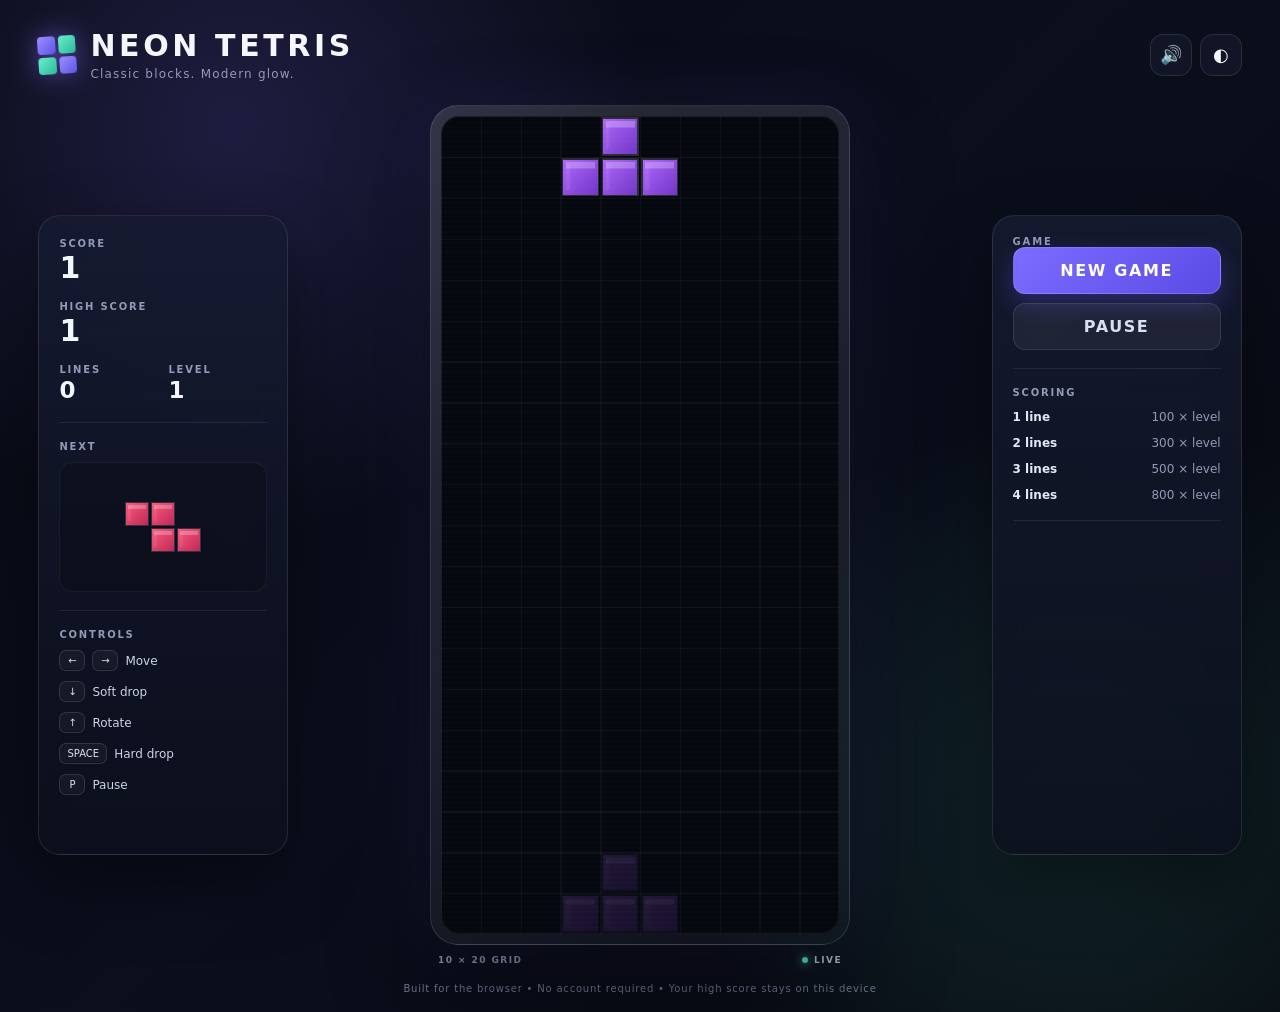
<file: index.html>
<!DOCTYPE html>
<html lang="en">
<head>
  <meta charset="UTF-8" />
  <meta name="viewport" content="width=device-width, initial-scale=1.0" />
  <meta name="theme-color" content="#090b16" />
  <meta name="description" content="A fast, modern browser Tetris game." />
  <title>Neon Tetris — Free Online Game</title>
  <link rel="stylesheet" href="styles.css" />
</head>
<body>
  <div class="page-shell">
    <header class="topbar">
      <div class="brand">
        <div class="brand-mark" aria-hidden="true"><span></span><span></span><span></span><span></span></div>
        <div>
          <h1>NEON TETRIS</h1>
          <p>Classic blocks. Modern glow.</p>
        </div>
      </div>
      <div class="top-actions">
        <button id="soundBtn" class="icon-btn" type="button" aria-label="Toggle sound">🔊</button>
        <button id="themeBtn" class="icon-btn" type="button" aria-label="Toggle theme">◐</button>
      </div>
    </header>

    <main class="game-layout">
      <aside class="sidebar left-panel glass-card">
        <section class="stat-block">
          <span class="stat-label">SCORE</span>
          <strong id="score">0</strong>
        </section>
        <section class="stat-block">
          <span class="stat-label">HIGH SCORE</span>
          <strong id="highScore">0</strong>
        </section>
        <section class="stat-block small-stat-row">
          <div><span class="stat-label">LINES</span><strong id="lines">0</strong></div>
          <div><span class="stat-label">LEVEL</span><strong id="level">1</strong></div>
        </section>

        <div class="divider"></div>
        <section class="preview-section">
          <div class="section-title">NEXT</div>
          <div class="next-box" id="nextBox" aria-label="Next piece"></div>
        </section>

        <div class="divider"></div>
        <section class="how-to">
          <div class="section-title">CONTROLS</div>
          <div class="control-row"><kbd>←</kbd><kbd>→</kbd><span>Move</span></div>
          <div class="control-row"><kbd>↓</kbd><span>Soft drop</span></div>
          <div class="control-row"><kbd>↑</kbd><span>Rotate</span></div>
          <div class="control-row"><kbd>SPACE</kbd><span>Hard drop</span></div>
          <div class="control-row"><kbd>P</kbd><span>Pause</span></div>
        </section>
      </aside>

      <section class="board-wrap">
        <div class="board-frame">
          <canvas id="gameCanvas" width="300" height="600" aria-label="Tetris game board" role="img"></canvas>
          <div class="scanlines"></div>
          <div id="overlay" class="overlay hidden">
            <div class="overlay-card glass-card">
              <div id="overlayIcon" class="overlay-icon">⏸</div>
              <h2 id="overlayTitle">PAUSED</h2>
              <p id="overlayText">Press P or tap Resume to continue.</p>
              <button id="overlayBtn" class="primary-btn" type="button">RESUME</button>
            </div>
          </div>
        </div>
        <div class="board-caption">
          <span>10 × 20 GRID</span>
          <span class="live-dot"><i></i> LIVE</span>
        </div>
      </section>

      <aside class="sidebar right-panel glass-card">
        <section>
          <div class="section-title">GAME</div>
          <button id="newGameBtn" class="primary-btn full" type="button">NEW GAME</button>
          <button id="pauseBtn" class="secondary-btn full" type="button">PAUSE</button>
        </section>

        <div class="divider"></div>
        <section class="tips">
          <div class="section-title">SCORING</div>
          <p><strong>1 line</strong><span>100 × level</span></p>
          <p><strong>2 lines</strong><span>300 × level</span></p>
          <p><strong>3 lines</strong><span>500 × level</span></p>
          <p><strong>4 lines</strong><span>800 × level</span></p>
        </section>

        <div class="divider"></div>
        <section class="mobile-controls" aria-label="Touch controls">
          <div class="section-title">TOUCH CONTROLS</div>
          <div class="touch-grid">
            <button class="touch-btn rotate" data-action="rotate" aria-label="Rotate">↻</button>
            <button class="touch-btn hold" data-action="hold" aria-label="Hold piece">HOLD</button>
            <button class="touch-btn" data-action="left" aria-label="Move left">←</button>
            <button class="touch-btn drop" data-action="drop" aria-label="Hard drop">⇣</button>
            <button class="touch-btn" data-action="right" aria-label="Move right">→</button>
            <button class="touch-btn" data-action="down" aria-label="Soft drop">↓</button>
          </div>
        </section>
      </aside>
    </main>

    <footer class="footer">Built for the browser • No account required • Your high score stays on this device</footer>
  </div>
  <script src="script.js"></script>
</body>
</html>
</file>
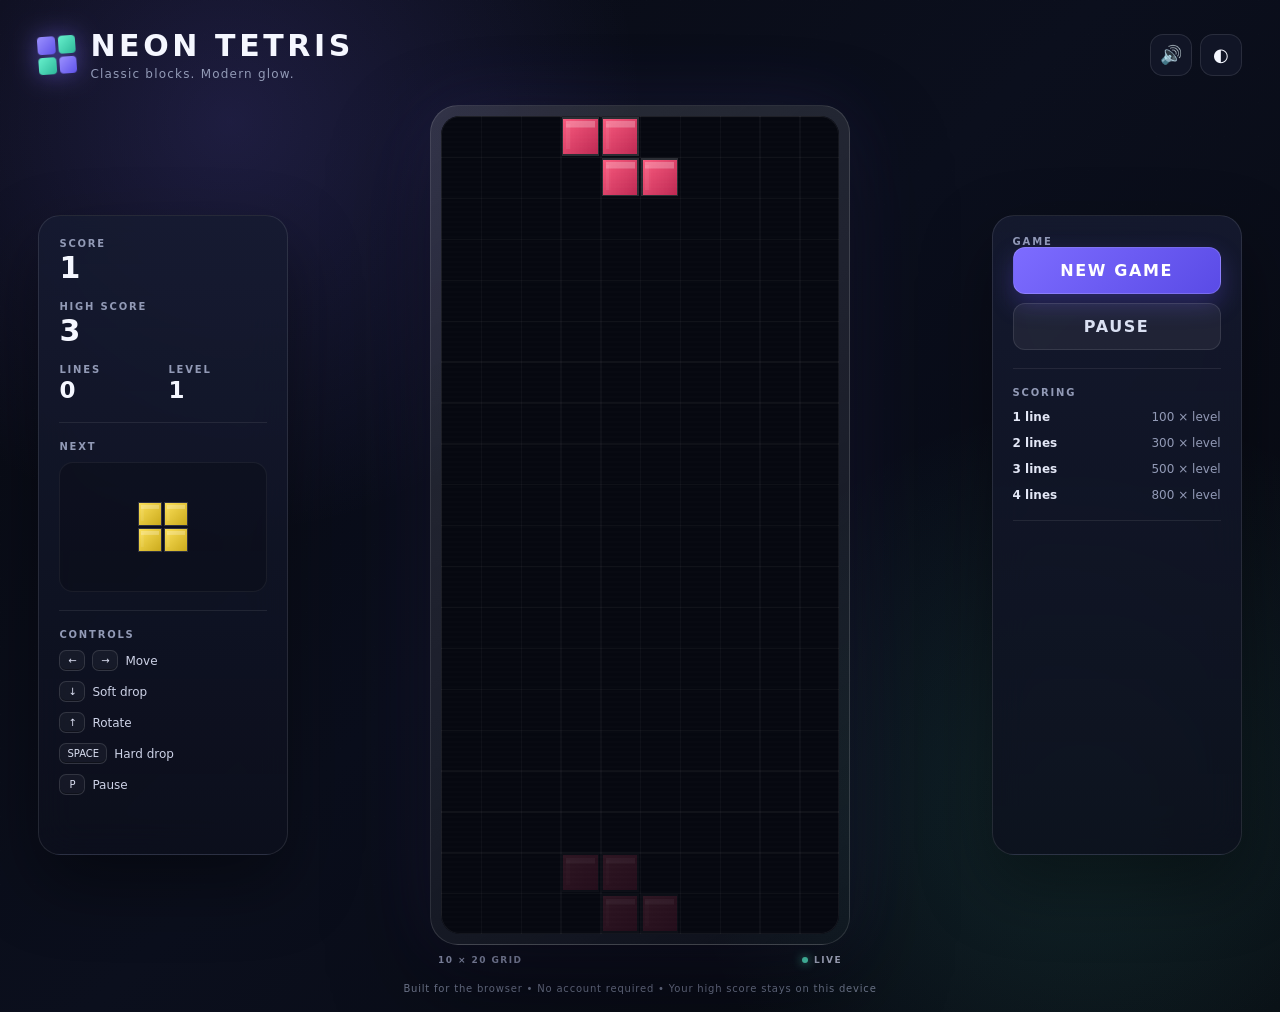
<file: tetris.html>
<!DOCTYPE html>
<html lang="en">
<head>
  <meta charset="UTF-8" />
  <meta name="viewport" content="width=device-width, initial-scale=1.0" />
  <meta name="theme-color" content="#090b16" />
  <meta name="description" content="A fast, modern browser Tetris game." />
  <title>Neon Tetris — Free Online Game</title>
<style>
:root {
  --bg: #090b16;
  --panel: rgba(20, 24, 43, 0.76);
  --panel-2: rgba(13, 16, 31, 0.9);
  --border: rgba(255, 255, 255, 0.1);
  --text: #f5f7ff;
  --muted: #929ab6;
  --accent: #7d6cff;
  --accent-2: #52e6c2;
  --danger: #ff557d;
  --shadow: 0 30px 70px rgba(0,0,0,.4);
}

* { box-sizing: border-box; }
html, body { min-height: 100%; }
body {
  margin: 0;
  color: var(--text);
  font-family: Inter, ui-sans-serif, system-ui, -apple-system, BlinkMacSystemFont, "Segoe UI", sans-serif;
  background:
    radial-gradient(circle at 18% 12%, rgba(125,108,255,.18), transparent 30%),
    radial-gradient(circle at 85% 80%, rgba(82,230,194,.12), transparent 30%),
    linear-gradient(135deg, #080a13, #0b0f1d 48%, #070910);
  overflow-x: hidden;
}

body::before {
  content: "";
  position: fixed;
  inset: 0;
  pointer-events: none;
  opacity: .15;
  background-image: linear-gradient(rgba(255,255,255,.04) 1px, transparent 1px), linear-gradient(90deg, rgba(255,255,255,.04) 1px, transparent 1px);
  background-size: 34px 34px;
}

.page-shell { width: min(1220px, 94vw); margin: 0 auto; padding: 28px 0 18px; }
.topbar { display: flex; align-items: center; justify-content: space-between; margin-bottom: 24px; }
.brand { display: flex; gap: 14px; align-items: center; }
.brand h1 { margin: 0; font-size: clamp(20px, 3vw, 30px); letter-spacing: .12em; font-weight: 900; }
.brand p { margin: 4px 0 0; color: var(--muted); font-size: 12px; letter-spacing: .1em; }
.brand-mark { width: 38px; height: 38px; display: grid; grid-template-columns: repeat(2, 1fr); gap: 3px; transform: rotate(-4deg); filter: drop-shadow(0 0 12px rgba(125,108,255,.55)); }
.brand-mark span { border-radius: 4px; background: linear-gradient(135deg, #9c91ff, #5e52e8); }
.brand-mark span:nth-child(2), .brand-mark span:nth-child(3) { background: linear-gradient(135deg, #67f0cc, #2db89a); }
.top-actions { display: flex; gap: 8px; }
.icon-btn { width: 42px; height: 42px; border: 1px solid var(--border); border-radius: 13px; background: var(--panel); color: var(--text); cursor: pointer; font-size: 18px; backdrop-filter: blur(12px); transition: .2s ease; }
.icon-btn:hover { transform: translateY(-2px); border-color: rgba(125,108,255,.55); }

.game-layout { display: grid; grid-template-columns: 250px minmax(300px, 1fr) 250px; gap: 18px; align-items: center; }
.glass-card { background: linear-gradient(180deg, rgba(22, 27, 49, .86), rgba(12, 15, 28, .78)); border: 1px solid var(--border); box-shadow: var(--shadow); backdrop-filter: blur(18px); border-radius: 22px; }
.sidebar { padding: 20px; min-height: 640px; }
.stat-block { padding: 2px 0 16px; }
.stat-label, .section-title { display: block; color: var(--muted); font-size: 10px; font-weight: 800; letter-spacing: .18em; }
.stat-block strong { display: block; margin-top: 4px; font-size: 30px; line-height: 1; letter-spacing: .02em; }
.small-stat-row { display: grid; grid-template-columns: 1fr 1fr; gap: 10px; padding-bottom: 2px; }
.small-stat-row strong { font-size: 23px; }
.divider { height: 1px; background: rgba(255,255,255,.08); margin: 18px 0; }
.preview-section { text-align: center; }
.preview-section .section-title { text-align: left; }
.next-box { height: 130px; margin-top: 10px; border-radius: 14px; background: rgba(0,0,0,.18); border: 1px solid rgba(255,255,255,.06); display: grid; place-items: center; }
#nextBox canvas { display: block; }
.control-row { display: grid; grid-template-columns: auto auto 1fr; align-items: center; gap: 7px; margin-top: 10px; color: #cdd2e7; font-size: 12px; }
.control-row:has(kbd:nth-child(1):only-child) { grid-template-columns: auto 1fr; }
kbd { padding: 4px 7px; border-radius: 7px; min-width: 26px; text-align: center; border: 1px solid rgba(255,255,255,.12); background: rgba(255,255,255,.04); color: #dce0f3; font-size: 10px; font-family: inherit; box-shadow: inset 0 -1px rgba(0,0,0,.3); }

.board-wrap { display: flex; flex-direction: column; align-items: center; min-width: 0; }
.board-frame { position: relative; width: min(420px, 100%); aspect-ratio: 1/2; border-radius: 28px; padding: 10px; background: linear-gradient(145deg, rgba(255,255,255,.13), rgba(255,255,255,.02)); border: 1px solid rgba(255,255,255,.12); box-shadow: 0 40px 100px rgba(0,0,0,.46), 0 0 80px rgba(125,108,255,.12); }
.board-frame::after { content:""; position:absolute; inset:10px; border-radius:19px; box-shadow: inset 0 0 0 1px rgba(255,255,255,.06); pointer-events:none; }
#gameCanvas { width: 100%; height: 100%; display: block; border-radius: 19px; background: #070911; image-rendering: pixelated; }
.scanlines { position:absolute; inset:10px; border-radius:19px; pointer-events:none; background: repeating-linear-gradient(180deg, rgba(255,255,255,.018) 0 2px, transparent 2px 5px); mix-blend-mode: screen; opacity: .25; }
.overlay { position: absolute; inset: 10px; display:flex; align-items:center; justify-content:center; border-radius:19px; background: rgba(4,6,12,.72); backdrop-filter: blur(7px); z-index: 3; }
.hidden { display:none; }
.overlay-card { width: min(310px, 88%); padding: 28px; text-align:center; border-radius: 20px; animation: pop .22s ease; }
.overlay-icon { font-size: 38px; margin-bottom: 6px; }
.overlay-card h2 { margin: 0; font-size: 24px; letter-spacing: .08em; }
.overlay-card p { margin: 8px 0 20px; color: var(--muted); font-size: 13px; }
.primary-btn, .secondary-btn, .touch-btn { border: 0; font: inherit; font-weight: 900; letter-spacing: .1em; cursor: pointer; transition: transform .15s ease, filter .2s ease, background .2s ease; }
.primary-btn { color:#fff; background: linear-gradient(135deg, #7d6cff, #5a4be6); border:1px solid rgba(255,255,255,.15); box-shadow:0 10px 24px rgba(108,89,255,.28); border-radius:12px; padding: 13px 15px; }
.primary-btn:hover { transform: translateY(-2px); filter: brightness(1.08); }
.secondary-btn { color:#dae0f2; background: rgba(255,255,255,.06); border:1px solid rgba(255,255,255,.1); border-radius:12px; padding: 13px 15px; margin-top: 9px; }
.secondary-btn:hover { background: rgba(255,255,255,.1); }
.full { width:100%; }
.board-caption { width:min(420px, 100%); padding: 10px 8px 0; display:flex; justify-content:space-between; color:var(--muted); font-size:9px; font-weight:800; letter-spacing:.16em; }
.live-dot { color:#b8bfd5; display:flex; gap:6px; align-items:center; }
.live-dot i { width:6px; height:6px; border-radius:50%; background:#52e6c2; box-shadow:0 0 10px #52e6c2; animation:pulse 1.3s infinite; }

.tips p { display:flex; justify-content:space-between; gap: 10px; color:#b9c0d8; font-size:12px; }
.tips p strong { color:#e4e8f7; }
.tips p span { color:var(--muted); }
.mobile-controls { display:none; }
.touch-grid { display:grid; grid-template-columns:repeat(3, 1fr); gap:7px; margin-top:10px; }
.touch-btn { min-height:44px; border-radius:12px; color:#dfe4f7; background:rgba(255,255,255,.06); border:1px solid rgba(255,255,255,.1); }
.touch-btn:active { transform:scale(.96); background:rgba(125,108,255,.2); }
.touch-btn.rotate { font-size:22px; }
.touch-btn.hold { font-size:10px; }
.touch-btn.drop { font-size:19px; }

.footer { text-align:center; padding-top: 18px; color:rgba(153,162,189,.72); font-size:10px; letter-spacing:.08em; }

@keyframes pop { from { opacity:0; transform:scale(.94); } to { opacity:1; transform:scale(1); } }
@keyframes pulse { 50% { opacity:.35; transform:scale(.7); } }

@media (max-width: 980px) {
  .game-layout { grid-template-columns: 190px minmax(280px, 1fr) 190px; gap:12px; }
  .sidebar { padding:16px; }
}

@media (max-width: 760px) {
  .page-shell { width:min(94vw, 520px); padding-top:16px; }
  .topbar { margin-bottom:14px; }
  .game-layout { grid-template-columns: 1fr; }
  .board-wrap { order: 1; }
  .left-panel { order:2; min-height:auto; }
  .right-panel { order:3; min-height:auto; }
  .sidebar { border-radius:18px; }
  .how-to, .tips { display:none; }
  .mobile-controls { display:block; }
  .left-panel { display:grid; grid-template-columns:1fr 1fr; gap:12px; }
  .left-panel .stat-block { padding:0; }
  .left-panel .small-stat-row { grid-column:1/-1; }
  .left-panel .divider, .left-panel .preview-section { display:none; }
  .board-frame { width:min(390px, 88vw); }
  .right-panel .divider { margin:15px 0; }
}

body.light {
  --bg: #edf1fb;
  --panel: rgba(255,255,255,.82);
  --panel-2: #fff;
  --border: rgba(19,24,44,.12);
  --text:#151a2c;
  --muted:#68708a;
  --shadow:0 24px 55px rgba(40,52,90,.16);
  background: radial-gradient(circle at 18% 12%, rgba(125,108,255,.16), transparent 30%), linear-gradient(135deg,#eff2fb,#e7ebf7);
}
body.light::before { opacity:.08; }
body.light .icon-btn, body.light .secondary-btn, body.light .touch-btn { color:var(--text); }

@media (prefers-reduced-motion: reduce) {
  *, *::before, *::after { animation:none !important; transition:none !important; }
}

</style>
</head>
<body>
  <div class="page-shell">
    <header class="topbar">
      <div class="brand">
        <div class="brand-mark" aria-hidden="true"><span></span><span></span><span></span><span></span></div>
        <div>
          <h1>NEON TETRIS</h1>
          <p>Classic blocks. Modern glow.</p>
        </div>
      </div>
      <div class="top-actions">
        <button id="soundBtn" class="icon-btn" type="button" aria-label="Toggle sound">🔊</button>
        <button id="themeBtn" class="icon-btn" type="button" aria-label="Toggle theme">◐</button>
      </div>
    </header>

    <main class="game-layout">
      <aside class="sidebar left-panel glass-card">
        <section class="stat-block">
          <span class="stat-label">SCORE</span>
          <strong id="score">0</strong>
        </section>
        <section class="stat-block">
          <span class="stat-label">HIGH SCORE</span>
          <strong id="highScore">0</strong>
        </section>
        <section class="stat-block small-stat-row">
          <div><span class="stat-label">LINES</span><strong id="lines">0</strong></div>
          <div><span class="stat-label">LEVEL</span><strong id="level">1</strong></div>
        </section>

        <div class="divider"></div>
        <section class="preview-section">
          <div class="section-title">NEXT</div>
          <div class="next-box" id="nextBox" aria-label="Next piece"></div>
        </section>

        <div class="divider"></div>
        <section class="how-to">
          <div class="section-title">CONTROLS</div>
          <div class="control-row"><kbd>←</kbd><kbd>→</kbd><span>Move</span></div>
          <div class="control-row"><kbd>↓</kbd><span>Soft drop</span></div>
          <div class="control-row"><kbd>↑</kbd><span>Rotate</span></div>
          <div class="control-row"><kbd>SPACE</kbd><span>Hard drop</span></div>
          <div class="control-row"><kbd>P</kbd><span>Pause</span></div>
        </section>
      </aside>

      <section class="board-wrap">
        <div class="board-frame">
          <canvas id="gameCanvas" width="300" height="600" aria-label="Tetris game board" role="img"></canvas>
          <div class="scanlines"></div>
          <div id="overlay" class="overlay hidden">
            <div class="overlay-card glass-card">
              <div id="overlayIcon" class="overlay-icon">⏸</div>
              <h2 id="overlayTitle">PAUSED</h2>
              <p id="overlayText">Press P or tap Resume to continue.</p>
              <button id="overlayBtn" class="primary-btn" type="button">RESUME</button>
            </div>
          </div>
        </div>
        <div class="board-caption">
          <span>10 × 20 GRID</span>
          <span class="live-dot"><i></i> LIVE</span>
        </div>
      </section>

      <aside class="sidebar right-panel glass-card">
        <section>
          <div class="section-title">GAME</div>
          <button id="newGameBtn" class="primary-btn full" type="button">NEW GAME</button>
          <button id="pauseBtn" class="secondary-btn full" type="button">PAUSE</button>
        </section>

        <div class="divider"></div>
        <section class="tips">
          <div class="section-title">SCORING</div>
          <p><strong>1 line</strong><span>100 × level</span></p>
          <p><strong>2 lines</strong><span>300 × level</span></p>
          <p><strong>3 lines</strong><span>500 × level</span></p>
          <p><strong>4 lines</strong><span>800 × level</span></p>
        </section>

        <div class="divider"></div>
        <section class="mobile-controls" aria-label="Touch controls">
          <div class="section-title">TOUCH CONTROLS</div>
          <div class="touch-grid">
            <button class="touch-btn rotate" data-action="rotate" aria-label="Rotate">↻</button>
            <button class="touch-btn hold" data-action="hold" aria-label="Hold piece">HOLD</button>
            <button class="touch-btn" data-action="left" aria-label="Move left">←</button>
            <button class="touch-btn drop" data-action="drop" aria-label="Hard drop">⇣</button>
            <button class="touch-btn" data-action="right" aria-label="Move right">→</button>
            <button class="touch-btn" data-action="down" aria-label="Soft drop">↓</button>
          </div>
        </section>
      </aside>
    </main>

    <footer class="footer">Built for the browser • No account required • Your high score stays on this device</footer>
  </div>

<script>
(() => {
  'use strict';

  const COLS = 10;
  const ROWS = 20;
  const BLOCK = 30;
  const canvas = document.getElementById('gameCanvas');
  const ctx = canvas.getContext('2d');
  ctx.imageSmoothingEnabled = false;

  const scoreEl = document.getElementById('score');
  const highScoreEl = document.getElementById('highScore');
  const linesEl = document.getElementById('lines');
  const levelEl = document.getElementById('level');
  const nextBox = document.getElementById('nextBox');
  const overlay = document.getElementById('overlay');
  const overlayTitle = document.getElementById('overlayTitle');
  const overlayText = document.getElementById('overlayText');
  const overlayIcon = document.getElementById('overlayIcon');
  const overlayBtn = document.getElementById('overlayBtn');
  const pauseBtn = document.getElementById('pauseBtn');
  const newGameBtn = document.getElementById('newGameBtn');
  const soundBtn = document.getElementById('soundBtn');
  const themeBtn = document.getElementById('themeBtn');

  const COLORS = {
    I: ['#4DE7E0', '#22A8B3'],
    J: ['#5B7CFF', '#2E46B8'],
    L: ['#FFB84D', '#D97616'],
    O: ['#FFE45E', '#C7A617'],
    S: ['#59E389', '#229A4C'],
    T: ['#B56BFF', '#6B32C2'],
    Z: ['#FF5F82', '#B92550']
  };

  const SHAPES = {
    I: [[1,1,1,1]],
    J: [[1,0,0],[1,1,1]],
    L: [[0,0,1],[1,1,1]],
    O: [[1,1],[1,1]],
    S: [[0,1,1],[1,1,0]],
    T: [[0,1,0],[1,1,1]],
    Z: [[1,1,0],[0,1,1]]
  };

  const TYPES = Object.keys(SHAPES);
  let board = [];
  let current = null;
  let nextQueue = [];
  let holdType = null;
  let canHold = true;
  let score = 0;
  let lines = 0;
  let level = 1;
  let highScore = Number(localStorage.getItem('neonTetrisHighScore') || 0);
  let paused = false;
  let gameOver = false;
  let dropCounter = 0;
  let lastTime = 0;
  let softDropping = false;
  let animationFrame = 0;
  let soundOn = true;
  let audioContext = null;

  highScoreEl.textContent = highScore.toLocaleString();

  function createBoard() {
    return Array.from({ length: ROWS }, () => Array(COLS).fill(null));
  }

  function shuffle(arr) {
    for (let i = arr.length - 1; i > 0; i--) {
      const j = Math.floor(Math.random() * (i + 1));
      [arr[i], arr[j]] = [arr[j], arr[i]];
    }
    return arr;
  }

  function refillQueue() {
    while (nextQueue.length < 5) nextQueue.push(...shuffle([...TYPES]));
  }

  function makePiece(type = null) {
    const chosen = type || (nextQueue.shift());
    refillQueue();
    const shape = SHAPES[chosen].map(row => [...row]);
    return {
      type: chosen,
      matrix: shape,
      x: Math.floor((COLS - shape[0].length) / 2),
      y: -1
    };
  }

  function resetGame() {
    cancelAnimationFrame(animationFrame);
    board = createBoard();
    nextQueue = [];
    refillQueue();
    holdType = null;
    canHold = true;
    score = 0;
    lines = 0;
    level = 1;
    paused = false;
    gameOver = false;
    dropCounter = 0;
    softDropping = false;
    current = makePiece();
    hideOverlay();
    updateStats();
    renderNext();
    lastTime = performance.now();
    animationFrame = requestAnimationFrame(update);
    beep('start');
  }

  function getDropInterval() {
    return Math.max(70, 900 * Math.pow(0.82, level - 1));
  }

  function updateStats() {
    scoreEl.textContent = score.toLocaleString();
    linesEl.textContent = lines.toLocaleString();
    levelEl.textContent = level;
    if (score > highScore) {
      highScore = score;
      localStorage.setItem('neonTetrisHighScore', String(highScore));
      highScoreEl.textContent = highScore.toLocaleString();
    }
  }

  function rotateMatrix(matrix) {
    const result = matrix[0].map((_, i) => matrix.map(row => row[i]).reverse());
    return result;
  }

  function collides(piece, dx = 0, dy = 0, matrix = piece.matrix) {
    for (let y = 0; y < matrix.length; y++) {
      for (let x = 0; x < matrix[y].length; x++) {
        if (!matrix[y][x]) continue;
        const px = piece.x + x + dx;
        const py = piece.y + y + dy;
        if (px < 0 || px >= COLS || py >= ROWS) return true;
        if (py >= 0 && board[py][px]) return true;
      }
    }
    return false;
  }

  function move(dx) {
    if (paused || gameOver) return;
    if (!collides(current, dx, 0)) {
      current.x += dx;
      beep('move');
    }
  }

  function softDrop() {
    if (paused || gameOver) return;
    if (!collides(current, 0, 1)) {
      current.y++;
      score += 1;
      updateStats();
    } else {
      lockPiece();
    }
    dropCounter = 0;
  }

  function hardDrop() {
    if (paused || gameOver) return;
    let distance = 0;
    while (!collides(current, 0, 1)) {
      current.y++;
      distance++;
    }
    score += distance * 2;
    beep('drop');
    lockPiece();
  }

  function rotate() {
    if (paused || gameOver) return;
    if (current.type === 'O') return;
    const rotated = rotateMatrix(current.matrix);
    const kicks = [0, -1, 1, -2, 2];
    for (const kick of kicks) {
      if (!collides(current, kick, 0, rotated)) {
        current.matrix = rotated;
        current.x += kick;
        beep('rotate');
        return;
      }
    }
  }

  function hold() {
    if (paused || gameOver || !canHold) return;
    canHold = false;
    if (holdType === null) {
      holdType = current.type;
      current = makePiece();
    } else {
      const swap = holdType;
      holdType = current.type;
      current = makePiece(swap);
    }
    beep('hold');
    renderNext();
  }

  function merge(piece) {
    for (let y = 0; y < piece.matrix.length; y++) {
      for (let x = 0; x < piece.matrix[y].length; x++) {
        if (piece.matrix[y][x]) {
          const py = piece.y + y;
          const px = piece.x + x;
          if (py >= 0 && py < ROWS) board[py][px] = piece.type;
        }
      }
    }
  }

  function clearLines() {
    let cleared = 0;
    for (let y = ROWS - 1; y >= 0; y--) {
      if (board[y].every(Boolean)) {
        board.splice(y, 1);
        board.unshift(Array(COLS).fill(null));
        cleared++;
        y++;
      }
    }
    if (cleared) {
      const rewards = [0, 100, 300, 500, 800];
      score += rewards[cleared] * level;
      lines += cleared;
      level = Math.floor(lines / 10) + 1;
      updateStats();
      beep(`line${cleared}`);
    }
  }

  function lockPiece() {
    merge(current);
    const wasAboveBoard = current.y < 0;
    clearLines();
    current = makePiece();
    canHold = true;
    renderNext();
    dropCounter = 0;
    if (wasAboveBoard || collides(current, 0, 0)) endGame();
  }

  function endGame() {
    gameOver = true;
    paused = false;
    beep('gameover');
    showOverlay('GAME OVER', `Final score: ${score.toLocaleString()}`, '↯', 'PLAY AGAIN', resetGame);
  }

  function togglePause() {
    if (gameOver) return;
    paused = !paused;
    if (paused) {
      showOverlay('PAUSED', 'Take a breath. The board is frozen.', '⏸', 'RESUME', togglePause);
      pauseBtn.textContent = 'RESUME';
    } else {
      hideOverlay();
      pauseBtn.textContent = 'PAUSE';
      lastTime = performance.now();
    }
  }

  function showOverlay(title, text, icon, buttonText, handler) {
    overlayTitle.textContent = title;
    overlayText.textContent = text;
    overlayIcon.textContent = icon;
    overlayBtn.textContent = buttonText;
    overlayBtn.onclick = handler;
    overlay.classList.remove('hidden');
  }

  function hideOverlay() {
    overlay.classList.add('hidden');
  }

  function drawCell(context, x, y, type, size, alpha = 1) {
    const [top, bottom] = COLORS[type];
    const px = x * size;
    const py = y * size;
    context.save();
    context.globalAlpha = alpha;
    const g = context.createLinearGradient(px, py, px + size, py + size);
    g.addColorStop(0, top);
    g.addColorStop(1, bottom);
    context.fillStyle = g;
    context.fillRect(px + 2, py + 2, size - 4, size - 4);
    context.fillStyle = 'rgba(255,255,255,.24)';
    context.fillRect(px + 4, py + 4, size - 8, Math.max(2, size * .15));
    context.fillStyle = 'rgba(255,255,255,.07)';
    context.fillRect(px + 4, py + 6, Math.max(2, size * .11), size - 12);
    context.strokeStyle = 'rgba(255,255,255,.15)';
    context.lineWidth = 1;
    context.strokeRect(px + 1.5, py + 1.5, size - 3, size - 3);
    context.restore();
  }

  function drawGrid() {
    ctx.fillStyle = '#060810';
    ctx.fillRect(0, 0, canvas.width, canvas.height);
    ctx.strokeStyle = 'rgba(255,255,255,.035)';
    ctx.lineWidth = 1;
    for (let x = 0; x <= COLS; x++) {
      ctx.beginPath(); ctx.moveTo(x * BLOCK + .5, 0); ctx.lineTo(x * BLOCK + .5, ROWS * BLOCK); ctx.stroke();
    }
    for (let y = 0; y <= ROWS; y++) {
      ctx.beginPath(); ctx.moveTo(0, y * BLOCK + .5); ctx.lineTo(COLS * BLOCK, y * BLOCK + .5); ctx.stroke();
    }
  }

  function drawBoard() {
    drawGrid();
    for (let y = 0; y < ROWS; y++) {
      for (let x = 0; x < COLS; x++) {
        if (board[y][x]) drawCell(ctx, x, y, board[y][x], BLOCK);
      }
    }

    if (!current || gameOver) return;

    // Ghost piece
    let ghostY = current.y;
    while (!collides({ ...current, y: ghostY }, 0, 1)) ghostY++;
    for (let y = 0; y < current.matrix.length; y++) {
      for (let x = 0; x < current.matrix[y].length; x++) {
        if (current.matrix[y][x] && ghostY + y >= 0) drawCell(ctx, current.x + x, ghostY + y, current.type, BLOCK, .16);
      }
    }
    for (let y = 0; y < current.matrix.length; y++) {
      for (let x = 0; x < current.matrix[y].length; x++) {
        if (current.matrix[y][x] && current.y + y >= 0) drawCell(ctx, current.x + x, current.y + y, current.type, BLOCK);
      }
    }
  }

  function renderNext() {
    nextBox.innerHTML = '';
    const c = document.createElement('canvas');
    c.width = 150;
    c.height = 120;
    c.style.width = '150px';
    c.style.height = '120px';
    nextBox.appendChild(c);
    const nctx = c.getContext('2d');
    const type = nextQueue[0];
    const matrix = SHAPES[type];
    const size = 26;
    const w = matrix[0].length * size;
    const h = matrix.length * size;
    const ox = (c.width - w) / 2;
    const oy = (c.height - h) / 2;
    matrix.forEach((row, y) => row.forEach((v, x) => {
      if (v) drawCell(nctx, (ox / size) + x, (oy / size) + y, type, size);
    }));
  }

  function update(time = 0) {
    const delta = time - lastTime;
    lastTime = time;
    if (!paused && !gameOver) {
      dropCounter += delta * (softDropping ? 2.3 : 1);
      if (dropCounter > getDropInterval()) softDrop();
    }
    drawBoard();
    animationFrame = requestAnimationFrame(update);
  }

  function handleAction(action) {
    switch (action) {
      case 'left': move(-1); break;
      case 'right': move(1); break;
      case 'down': softDrop(); break;
      case 'drop': hardDrop(); break;
      case 'rotate': rotate(); break;
      case 'hold': hold(); break;
    }
  }

  document.addEventListener('keydown', (e) => {
    const key = e.key.toLowerCase();
    if (['arrowleft','arrowright','arrowdown','arrowup',' ','p'].includes(key)) e.preventDefault();
    if (key === 'arrowleft') move(-1);
    else if (key === 'arrowright') move(1);
    else if (key === 'arrowdown') { softDropping = true; softDrop(); }
    else if (key === 'arrowup' || key === 'x') rotate();
    else if (key === ' ') hardDrop();
    else if (key === 'p') togglePause();
    else if (key === 'c') hold();
  });

  document.addEventListener('keyup', (e) => {
    if (e.key.toLowerCase() === 'arrowdown') softDropping = false;
  });

  document.querySelectorAll('.touch-btn').forEach(btn => {
    btn.addEventListener('click', () => handleAction(btn.dataset.action));
  });
  newGameBtn.addEventListener('click', resetGame);
  pauseBtn.addEventListener('click', togglePause);
  soundBtn.addEventListener('click', () => {
    soundOn = !soundOn;
    soundBtn.textContent = soundOn ? '🔊' : '🔇';
  });
  themeBtn.addEventListener('click', () => document.body.classList.toggle('light'));

  document.addEventListener('visibilitychange', () => {
    if (document.hidden && !paused && !gameOver) togglePause();
  });

  // Simple Web Audio feedback; enabled after the first interaction in most browsers.
  function beep(kind) {
    if (!soundOn) return;
    try {
      audioContext ||= new (window.AudioContext || window.webkitAudioContext)();
      if (audioContext.state === 'suspended') audioContext.resume();
      const osc = audioContext.createOscillator();
      const gain = audioContext.createGain();
      const now = audioContext.currentTime;
      const map = {
        move: [280, .025, .025], rotate: [420, .04, .04], drop: [120, .06, .07],
        hold: [330, .04, .08], line1: [520, .07, .10], line2: [660, .08, .11],
        line3: [780, .1, .13], line4: [980, .14, .18], gameover: [80, .12, .25], start: [440,.05,.08]
      };
      const [freq, volume, duration] = map[kind] || map.move;
      osc.type = 'sine'; osc.frequency.value = freq;
      gain.gain.setValueAtTime(0.0001, now);
      gain.gain.exponentialRampToValueAtTime(volume, now + .006);
      gain.gain.exponentialRampToValueAtTime(0.0001, now + duration);
      osc.connect(gain); gain.connect(audioContext.destination);
      osc.start(now); osc.stop(now + duration + .01);
    } catch (_) { /* Sound is optional. */ }
  }

  // Click / touch anywhere once to prime audio on browsers requiring a user gesture.
  window.addEventListener('pointerdown', () => {
    if (!audioContext && soundOn) beep('move');
  }, { once: true });

  resetGame();
})();

</script>
</body>
</html>
</file>
<file: styles.css>
:root {
  --bg: #090b16;
  --panel: rgba(20, 24, 43, 0.76);
  --panel-2: rgba(13, 16, 31, 0.9);
  --border: rgba(255, 255, 255, 0.1);
  --text: #f5f7ff;
  --muted: #929ab6;
  --accent: #7d6cff;
  --accent-2: #52e6c2;
  --danger: #ff557d;
  --shadow: 0 30px 70px rgba(0,0,0,.4);
}

* { box-sizing: border-box; }
html, body { min-height: 100%; }
body {
  margin: 0;
  color: var(--text);
  font-family: Inter, ui-sans-serif, system-ui, -apple-system, BlinkMacSystemFont, "Segoe UI", sans-serif;
  background:
    radial-gradient(circle at 18% 12%, rgba(125,108,255,.18), transparent 30%),
    radial-gradient(circle at 85% 80%, rgba(82,230,194,.12), transparent 30%),
    linear-gradient(135deg, #080a13, #0b0f1d 48%, #070910);
  overflow-x: hidden;
}

body::before {
  content: "";
  position: fixed;
  inset: 0;
  pointer-events: none;
  opacity: .15;
  background-image: linear-gradient(rgba(255,255,255,.04) 1px, transparent 1px), linear-gradient(90deg, rgba(255,255,255,.04) 1px, transparent 1px);
  background-size: 34px 34px;
}

.page-shell { width: min(1220px, 94vw); margin: 0 auto; padding: 28px 0 18px; }
.topbar { display: flex; align-items: center; justify-content: space-between; margin-bottom: 24px; }
.brand { display: flex; gap: 14px; align-items: center; }
.brand h1 { margin: 0; font-size: clamp(20px, 3vw, 30px); letter-spacing: .12em; font-weight: 900; }
.brand p { margin: 4px 0 0; color: var(--muted); font-size: 12px; letter-spacing: .1em; }
.brand-mark { width: 38px; height: 38px; display: grid; grid-template-columns: repeat(2, 1fr); gap: 3px; transform: rotate(-4deg); filter: drop-shadow(0 0 12px rgba(125,108,255,.55)); }
.brand-mark span { border-radius: 4px; background: linear-gradient(135deg, #9c91ff, #5e52e8); }
.brand-mark span:nth-child(2), .brand-mark span:nth-child(3) { background: linear-gradient(135deg, #67f0cc, #2db89a); }
.top-actions { display: flex; gap: 8px; }
.icon-btn { width: 42px; height: 42px; border: 1px solid var(--border); border-radius: 13px; background: var(--panel); color: var(--text); cursor: pointer; font-size: 18px; backdrop-filter: blur(12px); transition: .2s ease; }
.icon-btn:hover { transform: translateY(-2px); border-color: rgba(125,108,255,.55); }

.game-layout { display: grid; grid-template-columns: 250px minmax(300px, 1fr) 250px; gap: 18px; align-items: center; }
.glass-card { background: linear-gradient(180deg, rgba(22, 27, 49, .86), rgba(12, 15, 28, .78)); border: 1px solid var(--border); box-shadow: var(--shadow); backdrop-filter: blur(18px); border-radius: 22px; }
.sidebar { padding: 20px; min-height: 640px; }
.stat-block { padding: 2px 0 16px; }
.stat-label, .section-title { display: block; color: var(--muted); font-size: 10px; font-weight: 800; letter-spacing: .18em; }
.stat-block strong { display: block; margin-top: 4px; font-size: 30px; line-height: 1; letter-spacing: .02em; }
.small-stat-row { display: grid; grid-template-columns: 1fr 1fr; gap: 10px; padding-bottom: 2px; }
.small-stat-row strong { font-size: 23px; }
.divider { height: 1px; background: rgba(255,255,255,.08); margin: 18px 0; }
.preview-section { text-align: center; }
.preview-section .section-title { text-align: left; }
.next-box { height: 130px; margin-top: 10px; border-radius: 14px; background: rgba(0,0,0,.18); border: 1px solid rgba(255,255,255,.06); display: grid; place-items: center; }
#nextBox canvas { display: block; }
.control-row { display: grid; grid-template-columns: auto auto 1fr; align-items: center; gap: 7px; margin-top: 10px; color: #cdd2e7; font-size: 12px; }
.control-row:has(kbd:nth-child(1):only-child) { grid-template-columns: auto 1fr; }
kbd { padding: 4px 7px; border-radius: 7px; min-width: 26px; text-align: center; border: 1px solid rgba(255,255,255,.12); background: rgba(255,255,255,.04); color: #dce0f3; font-size: 10px; font-family: inherit; box-shadow: inset 0 -1px rgba(0,0,0,.3); }

.board-wrap { display: flex; flex-direction: column; align-items: center; min-width: 0; }
.board-frame { position: relative; width: min(420px, 100%); aspect-ratio: 1/2; border-radius: 28px; padding: 10px; background: linear-gradient(145deg, rgba(255,255,255,.13), rgba(255,255,255,.02)); border: 1px solid rgba(255,255,255,.12); box-shadow: 0 40px 100px rgba(0,0,0,.46), 0 0 80px rgba(125,108,255,.12); }
.board-frame::after { content:""; position:absolute; inset:10px; border-radius:19px; box-shadow: inset 0 0 0 1px rgba(255,255,255,.06); pointer-events:none; }
#gameCanvas { width: 100%; height: 100%; display: block; border-radius: 19px; background: #070911; image-rendering: pixelated; }
.scanlines { position:absolute; inset:10px; border-radius:19px; pointer-events:none; background: repeating-linear-gradient(180deg, rgba(255,255,255,.018) 0 2px, transparent 2px 5px); mix-blend-mode: screen; opacity: .25; }
.overlay { position: absolute; inset: 10px; display:flex; align-items:center; justify-content:center; border-radius:19px; background: rgba(4,6,12,.72); backdrop-filter: blur(7px); z-index: 3; }
.hidden { display:none; }
.overlay-card { width: min(310px, 88%); padding: 28px; text-align:center; border-radius: 20px; animation: pop .22s ease; }
.overlay-icon { font-size: 38px; margin-bottom: 6px; }
.overlay-card h2 { margin: 0; font-size: 24px; letter-spacing: .08em; }
.overlay-card p { margin: 8px 0 20px; color: var(--muted); font-size: 13px; }
.primary-btn, .secondary-btn, .touch-btn { border: 0; font: inherit; font-weight: 900; letter-spacing: .1em; cursor: pointer; transition: transform .15s ease, filter .2s ease, background .2s ease; }
.primary-btn { color:#fff; background: linear-gradient(135deg, #7d6cff, #5a4be6); border:1px solid rgba(255,255,255,.15); box-shadow:0 10px 24px rgba(108,89,255,.28); border-radius:12px; padding: 13px 15px; }
.primary-btn:hover { transform: translateY(-2px); filter: brightness(1.08); }
.secondary-btn { color:#dae0f2; background: rgba(255,255,255,.06); border:1px solid rgba(255,255,255,.1); border-radius:12px; padding: 13px 15px; margin-top: 9px; }
.secondary-btn:hover { background: rgba(255,255,255,.1); }
.full { width:100%; }
.board-caption { width:min(420px, 100%); padding: 10px 8px 0; display:flex; justify-content:space-between; color:var(--muted); font-size:9px; font-weight:800; letter-spacing:.16em; }
.live-dot { color:#b8bfd5; display:flex; gap:6px; align-items:center; }
.live-dot i { width:6px; height:6px; border-radius:50%; background:#52e6c2; box-shadow:0 0 10px #52e6c2; animation:pulse 1.3s infinite; }

.tips p { display:flex; justify-content:space-between; gap: 10px; color:#b9c0d8; font-size:12px; }
.tips p strong { color:#e4e8f7; }
.tips p span { color:var(--muted); }
.mobile-controls { display:none; }
.touch-grid { display:grid; grid-template-columns:repeat(3, 1fr); gap:7px; margin-top:10px; }
.touch-btn { min-height:44px; border-radius:12px; color:#dfe4f7; background:rgba(255,255,255,.06); border:1px solid rgba(255,255,255,.1); }
.touch-btn:active { transform:scale(.96); background:rgba(125,108,255,.2); }
.touch-btn.rotate { font-size:22px; }
.touch-btn.hold { font-size:10px; }
.touch-btn.drop { font-size:19px; }

.footer { text-align:center; padding-top: 18px; color:rgba(153,162,189,.72); font-size:10px; letter-spacing:.08em; }

@keyframes pop { from { opacity:0; transform:scale(.94); } to { opacity:1; transform:scale(1); } }
@keyframes pulse { 50% { opacity:.35; transform:scale(.7); } }

@media (max-width: 980px) {
  .game-layout { grid-template-columns: 190px minmax(280px, 1fr) 190px; gap:12px; }
  .sidebar { padding:16px; }
}

@media (max-width: 760px) {
  .page-shell { width:min(94vw, 520px); padding-top:16px; }
  .topbar { margin-bottom:14px; }
  .game-layout { grid-template-columns: 1fr; }
  .board-wrap { order: 1; }
  .left-panel { order:2; min-height:auto; }
  .right-panel { order:3; min-height:auto; }
  .sidebar { border-radius:18px; }
  .how-to, .tips { display:none; }
  .mobile-controls { display:block; }
  .left-panel { display:grid; grid-template-columns:1fr 1fr; gap:12px; }
  .left-panel .stat-block { padding:0; }
  .left-panel .small-stat-row { grid-column:1/-1; }
  .left-panel .divider, .left-panel .preview-section { display:none; }
  .board-frame { width:min(390px, 88vw); }
  .right-panel .divider { margin:15px 0; }
}

body.light {
  --bg: #edf1fb;
  --panel: rgba(255,255,255,.82);
  --panel-2: #fff;
  --border: rgba(19,24,44,.12);
  --text:#151a2c;
  --muted:#68708a;
  --shadow:0 24px 55px rgba(40,52,90,.16);
  background: radial-gradient(circle at 18% 12%, rgba(125,108,255,.16), transparent 30%), linear-gradient(135deg,#eff2fb,#e7ebf7);
}
body.light::before { opacity:.08; }
body.light .icon-btn, body.light .secondary-btn, body.light .touch-btn { color:var(--text); }

@media (prefers-reduced-motion: reduce) {
  *, *::before, *::after { animation:none !important; transition:none !important; }
}
</file>
